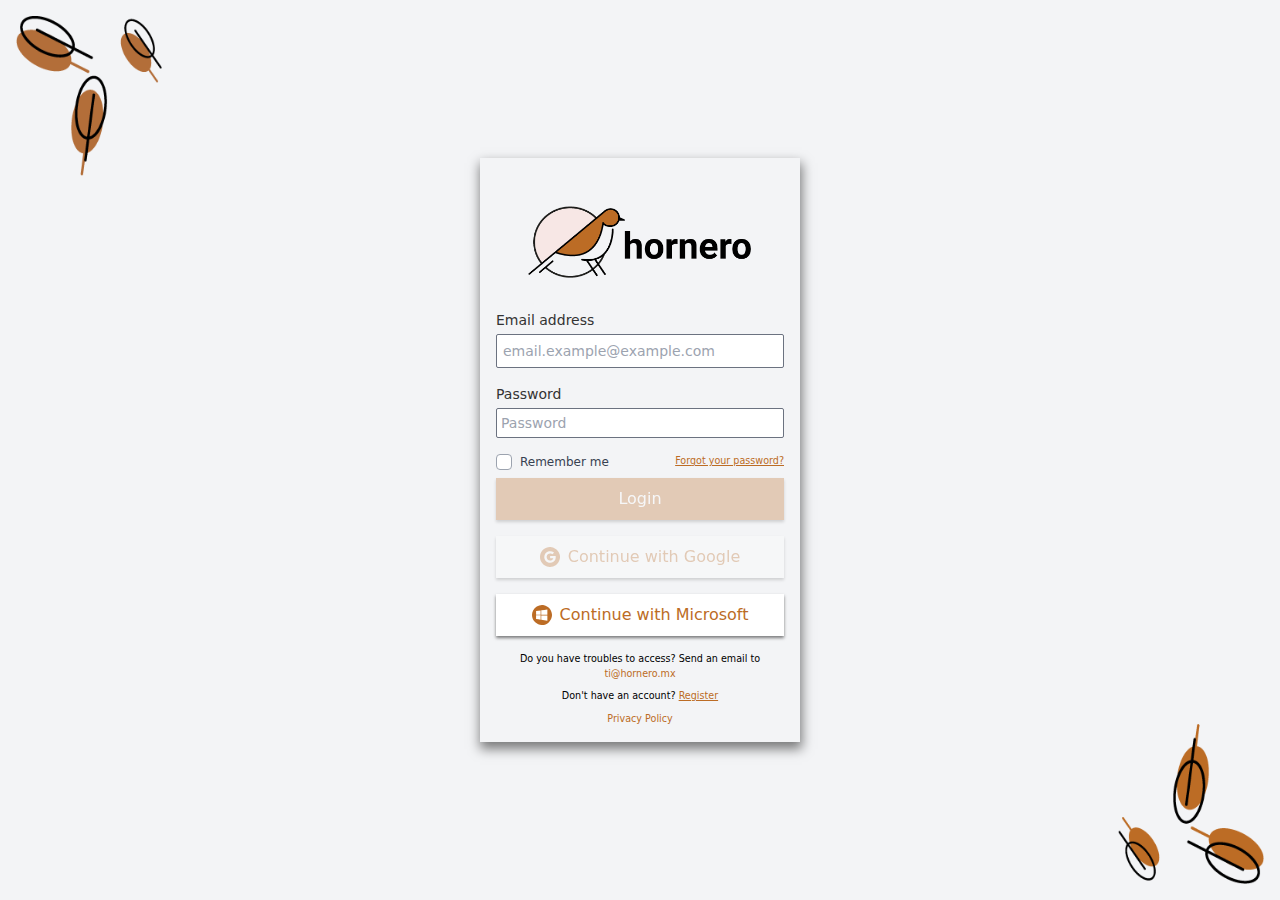
<file: index.html>
<!DOCTYPE html>
<html lang="en" style="height: 100%">
    <head>
        <meta charset="utf-8" />
        <title>Hornero Core</title>
        <base href="/">
        <meta name="viewport" content="width=device-width, initial-scale=1" />
        <link rel="icon" type="image/x-icon" href="favicon.ico" />

        <meta name="theme-color" content="#bc6c25" />
        <!-- Start Single Page Apps for GitHub Pages -->
        <script type="text/javascript">
            // Single Page Apps for GitHub Pages
            // MIT License
            // https://github.com/rafgraph/spa-github-pages
            // This script checks to see if a redirect is present in the query string,
            // converts it back into the correct url and adds it to the
            // browser's history using window.history.replaceState(...),
            // which won't cause the browser to attempt to load the new url.
            // When the single page app is loaded further down in this file,
            // the correct url will be waiting in the browser's history for
            // the single page app to route accordingly.
            (function (l) {
                if (l.search[1] === '/') {
                    var decoded = l.search
                        .slice(1)
                        .split('&')
                        .map(function (s) {
                            return s.replace(/~and~/g, '&');
                        })
                        .join('?');
                    window.history.replaceState(null, null, l.pathname.slice(0, -1) + decoded + l.hash);
                }
            })(window.location);
        </script>
        <!-- End Single Page Apps for GitHub Pages -->
    <link rel="stylesheet" href="styles.2d94516fb9afa059f96d.css"></head>
    <body style="height: 100%">
        <div id="root" style="height: 100%"></div>
    <script src="runtime.365178a7a0f8f038a0f1.js" type="module"></script><script src="polyfills.aad43f2818bbda6557f4.esm.js" type="module"></script><script src="main.db6b2dca98cb446dd8a7.esm.js" type="module"></script></body>
</html>
</file>
<file: styles.2d94516fb9afa059f96d.css>
@tailwind base;@tailwind components;@tailwind utilities;
</file>
